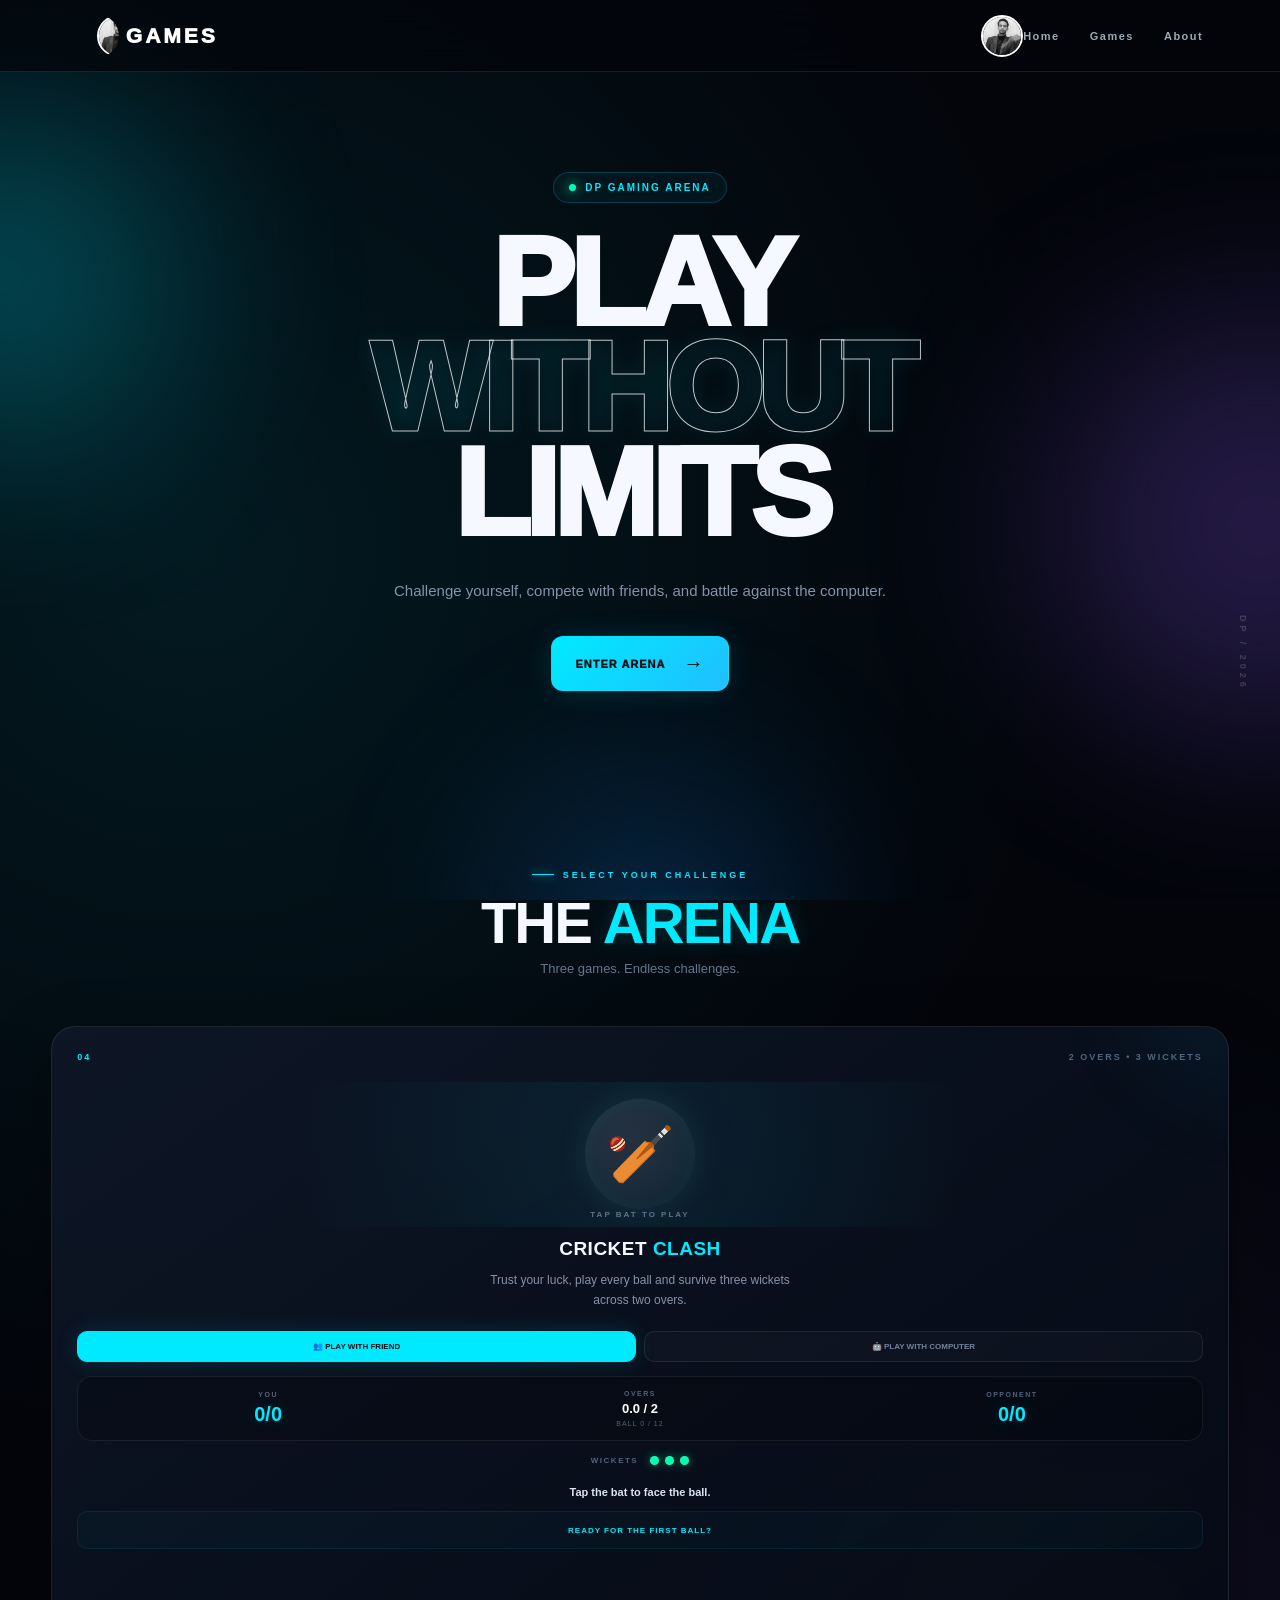
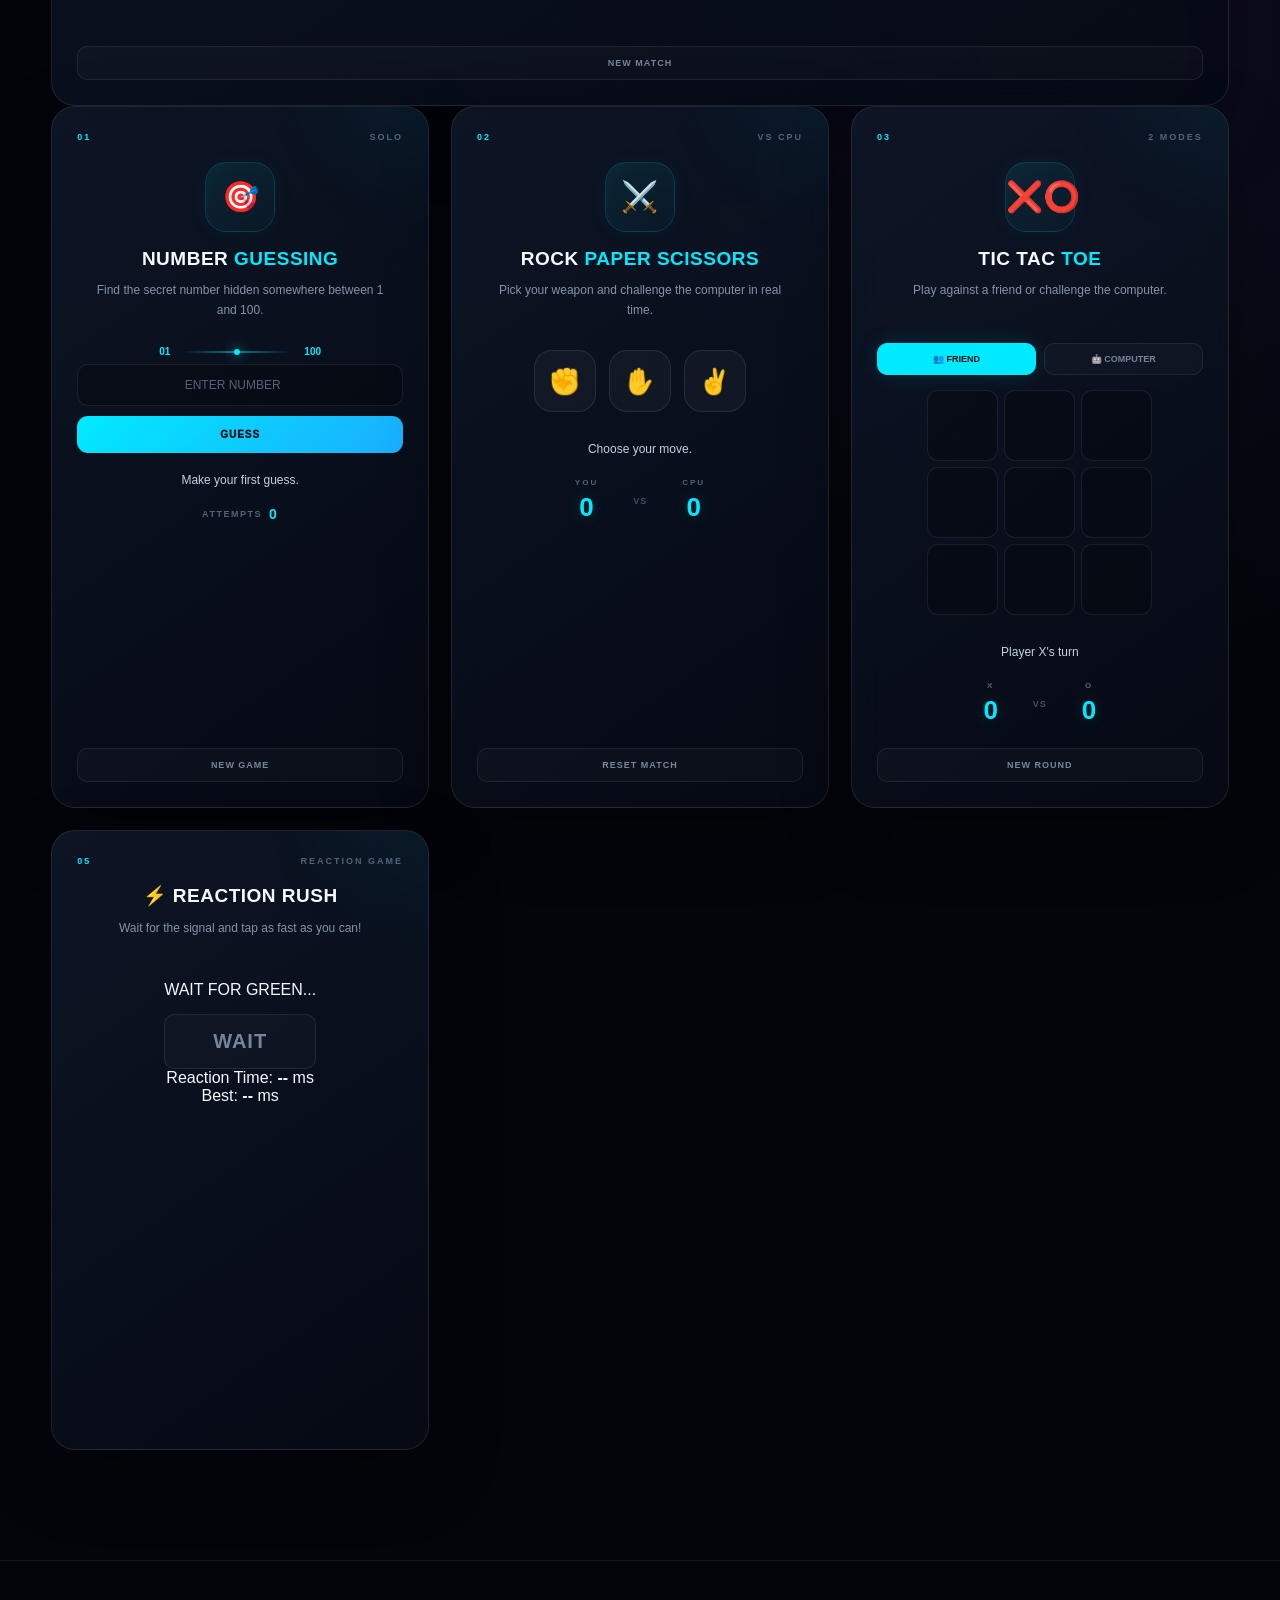
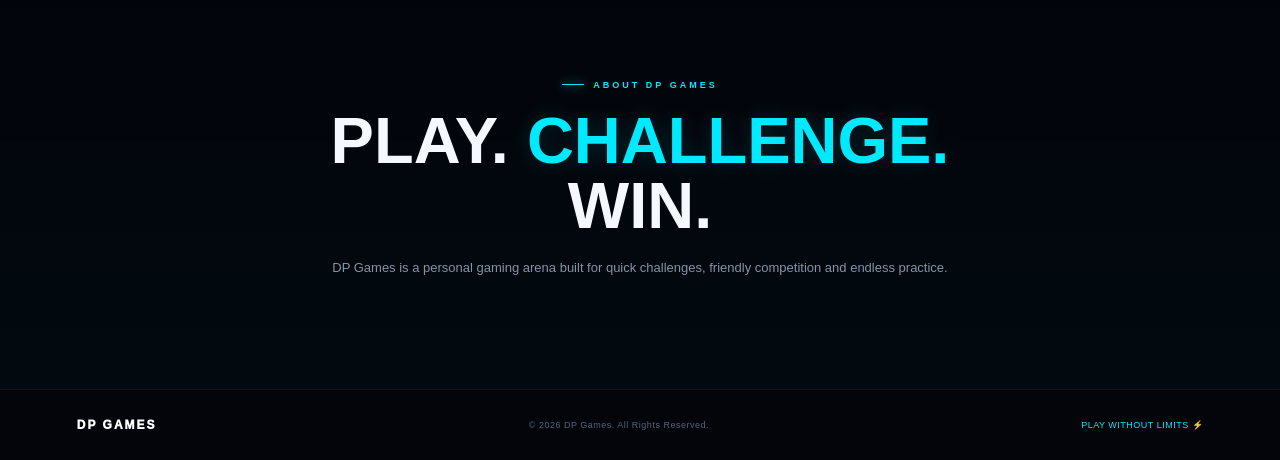
<file: index.html>
<!DOCTYPE html>
<html lang="en">

<head>
    <meta charset="UTF-8">
    <meta name="viewport" content="width=device-width, initial-scale=1.0">

    <title>DP Games — Play Without Limits </title>

    <link rel="stylesheet" href="style.css">
</head>

<body>

    <!-- =========================================
         BACKGROUND
    ========================================== -->

    <div class="background">
        <div class="glow glow-1"></div>
        <div class="glow glow-2"></div>
        <div class="glow glow-3"></div>

        <div class="grid-overlay"></div>
    </div>


    <!-- =========================================
         NAVBAR
    ========================================== -->

    <nav class="navbar">

        <a href="#home" class="brand">
        <span class="brand-dp">
            <img src="profile.jpg" class="profile-photo" alt="Profile">
</span>
            <span class="brand-games">GAMES</span>
        </a>

<img src="profile.jpg" class="profile-photo" alt="Profile">

<div class="nav-links">

            <a href="#home">Home</a>
            <a href="#games">Games</a>
            <a href="#about">About</a>

        </div>

    </nav>


    <!-- =========================================
         HERO
    ========================================== -->

    <header class="hero" id="home">

        <div class="hero-content">

            <div class="hero-badge">
                <span class="status-dot"></span>
                DP GAMING ARENA
            </div>

            <h1>
                PLAY
                <span>WITHOUT</span>
                LIMITS
            </h1>

            <p class="hero-description">
                Challenge yourself, compete with friends,
                and battle against the computer.
            </p>

            <a href="#games" class="hero-button">
                <span>ENTER ARENA</span>
                <strong>→</strong>
            </a>

        </div>

        <div class="hero-side-text">
            DP / 2026
        </div>

    </header>


    <!-- =========================================
         GAMES SECTION
    ========================================== -->

    <main id="games">

        <div class="section-heading">

            <div class="section-label">
                <span></span>
                SELECT YOUR CHALLENGE
            </div>

            <h2>
                THE <strong>ARENA</strong>
            </h2>

            <p>
                Three games. Endless challenges.
            </p>

        </div>

<!-- =========================================
     GAME 04 — CRICKET CLASH
========================================= -->

<article class="game-card cricket-card">

    <div class="card-header">

        <span class="game-number">
            04
        </span>

        <span class="game-type">
            2 OVERS • 3 WICKETS
        </span>

    </div>


    <div class="cricket-bat-area">

        <div class="cricket-ball-glow"></div>

        <button
            id="cricket-bat"
            class="cricket-bat"
            aria-label="Tap the bat to play"
        >
            🏏
        </button>

        <span class="bat-hint">
            TAP BAT TO PLAY
        </span>

    </div>


    <h3>
        CRICKET
        <span>CLASH</span>
    </h3>


    <p class="game-description">
        Trust your luck, play every ball and
        survive three wickets across two overs.
    </p>


    <!-- GAME MODE -->

    <div class="cricket-mode-selector">

        <button
            class="cricket-mode active"
            data-cricket-mode="friend"
        >
            👥 PLAY WITH FRIEND
        </button>

        <button
            class="cricket-mode"
            data-cricket-mode="computer"
        >
            🤖 PLAY WITH COMPUTER
        </button>

    </div>


    <!-- SCOREBOARD -->

    <div class="cricket-scoreboard">

        <div class="cricket-team">

            <span>
                YOU
            </span>

            <strong id="cricket-player-score">
                0/0
            </strong>

        </div>


        <div class="cricket-middle">

            <span>
                OVERS
            </span>

            <strong id="cricket-overs">
                0.0 / 2
            </strong>

            <small id="cricket-ball-count">
                BALL 0 / 12
            </small>

        </div>


        <div class="cricket-team">

            <span>
                OPPONENT
            </span>

            <strong id="cricket-opponent-score">
                0/0
            </strong>

        </div>

    </div>


    <!-- WICKETS -->

    <div class="cricket-wickets">

        <span>
            WICKETS
        </span>

        <div class="wicket-lights">

            <i class="wicket alive"></i>
            <i class="wicket alive"></i>
            <i class="wicket alive"></i>

        </div>

    </div>


    <!-- RESULT -->

    <div
        id="cricket-result"
        class="cricket-result"
    >
        Tap the bat to face the ball.
    </div>


    <!-- BALL EVENT -->

    <div
        id="cricket-event"
        class="cricket-event"
    >
        READY FOR THE FIRST BALL?
    </div>


    <!-- RESET -->

    <button
        id="cricket-reset"
        class="reset-button"
    >
        NEW MATCH
    </button>

</article>


    
        <div class="games-grid">


            <!-- =====================================
                 GAME 01 — NUMBER GUESSING
            ====================================== -->

            <article class="game-card">

                <div class="card-header">

                    <span class="game-number">
                        01
                    </span>

                    <span class="game-type">
                        SOLO
                    </span>

                </div>


                <div class="game-icon-wrapper">
                    <div class="game-icon">
                        🎯
                    </div>
                </div>


                <h3>
                    NUMBER
                    <span>GUESSING</span>
                </h3>

                <p class="game-description">
                    Find the secret number hidden
                    somewhere between 1 and 100.
                </p>


                <div class="number-range">

                    <span>01</span>

                    <div class="range-line">
                        <div class="range-dot"></div>
                    </div>

                    <span>100</span>

                </div>


                <div class="game-control">

                    <input
                        type="number"
                        id="guess-input"
                        placeholder="ENTER NUMBER"
                        min="1"
                        max="100"
                    >

                    <button
                        id="guess-button"
                        class="primary-button"
                    >
                        GUESS
                    </button>

                </div>


                <div
                    id="guess-message"
                    class="game-result"
                >
                    Make your first guess.
                </div>


                <div class="game-stat">

                    <span>
                        ATTEMPTS
                    </span>

                    <strong id="attempt-count">
                        0
                    </strong>

                </div>


                <button
                    id="guess-reset"
                    class="reset-button"
                >
                    NEW GAME
                </button>

            </article>


            <!-- =====================================
                 GAME 02 — ROCK PAPER SCISSORS
            ====================================== -->

            <article class="game-card">

                <div class="card-header">

                    <span class="game-number">
                        02
                    </span>

                    <span class="game-type">
                        VS CPU
                    </span>

                </div>


                <div class="game-icon-wrapper">
                    <div class="game-icon">
                        ⚔️
                    </div>
                </div>


                <h3>
                    ROCK
                    <span>PAPER SCISSORS</span>
                </h3>

                <p class="game-description">
                    Pick your weapon and challenge
                    the computer in real time.
                </p>


                <div class="rps-choices">

                    <button
                        class="rps-choice"
                        data-choice="rock"
                        aria-label="Rock"
                    >
                        ✊
                    </button>

                    <button
                        class="rps-choice"
                        data-choice="paper"
                        aria-label="Paper"
                    >
                        ✋
                    </button>

                    <button
                        class="rps-choice"
                        data-choice="scissors"
                        aria-label="Scissors"
                    >
                        ✌️
                    </button>

                </div>


                <div
                    id="rps-result"
                    class="game-result"
                >
                    Choose your move.
                </div>


                <div class="score-board">

                    <div class="score-item">

                        <span>YOU</span>

                        <strong id="player-score">
                            0
                        </strong>

                    </div>


                    <div class="versus">
                        VS
                    </div>


                    <div class="score-item">

                        <span>CPU</span>

                        <strong id="computer-score">
                            0
                        </strong>

                    </div>

                </div>


                <button
                    id="rps-reset"
                    class="reset-button"
                >
                    RESET MATCH
                </button>

            </article>


            <!-- =====================================
                 GAME 03 — TIC TAC TOE
            ====================================== -->

            <article class="game-card ttt-card">

                <div class="card-header">

                    <span class="game-number">
                        03
                    </span>

                    <span class="game-type">
                        2 MODES
                    </span>

                </div>


                <div class="game-icon-wrapper">
                    <div class="game-icon">
                        ❌⭕
                    </div>
                </div>


                <h3>
                    TIC TAC
                    <span>TOE</span>
                </h3>

                <p class="game-description">
                    Play against a friend or
                    challenge the computer.
                </p>


                <!-- MODE -->

                <div class="ttt-mode-selector">

                    <button
                        class="ttt-mode active"
                        data-mode="friend"
                    >
                        👥 FRIEND
                    </button>

                    <button
                        class="ttt-mode"
                        data-mode="computer"
                    >
                        🤖 COMPUTER
                    </button>

                </div>


                <!-- BOARD -->

                <div class="ttt-board">

                    <button
                        class="ttt-cell"
                        data-cell="0"
                    ></button>

                    <button
                        class="ttt-cell"
                        data-cell="1"
                    ></button>

                    <button
                        class="ttt-cell"
                        data-cell="2"
                    ></button>


                    <button
                        class="ttt-cell"
                        data-cell="3"
                    ></button>

                    <button
                        class="ttt-cell"
                        data-cell="4"
                    ></button>

                    <button
                        class="ttt-cell"
                        data-cell="5"
                    ></button>


                    <button
                        class="ttt-cell"
                        data-cell="6"
                    ></button>

                    <button
                        class="ttt-cell"
                        data-cell="7"
                    ></button>

                    <button
                        class="ttt-cell"
                        data-cell="8"
                    ></button>

                </div>


                <div
                    id="ttt-result"
                    class="game-result"
                >
                    Player X's turn
                </div>


                <div class="score-board">

                    <div class="score-item">

                        <span>X</span>

                        <strong id="x-score">
                            0
                        </strong>

                    </div>


                    <div class="versus">
                        VS
                    </div>


                    <div class="score-item">

                        <span>O</span>

                        <strong id="o-score">
                            0
                        </strong>

                    </div>

                </div>


                <button
                    id="ttt-reset"
                    class="reset-button"
                >
                    NEW ROUND
                </button>

            </article>
            <!-- GAME 05 - REACTION RUSH -->

<article class="game-card">

    <div class="card-header">
        <span class="game-number">05</span>
        <span class="game-type">REACTION GAME</span>
    </div>

    <h3>⚡ REACTION RUSH</h3>

    <p class="game-description">
        Wait for the signal and tap as fast as you can!
    </p>

    <div id="reaction-game"
         style="text-align:center; padding:20px;">

        <div id="reaction-status"
             style="margin-bottom:15px;">
            WAIT FOR GREEN...
        </div>

        <button id="reaction-button"
                class="reset-button"
                style="font-size:20px; padding:15px 30px;">
            WAIT
        </button>

        <p>
            Reaction Time:
            <strong id="reaction-time">--</strong> ms
        </p>

        <p>
            Best:
            <strong id="reaction-best">--</strong> ms
        </p>

    </div>

</article>

        </div>

    </main>


    <!-- =========================================
         ABOUT
    ========================================== -->

    <section
        class="about-section"
        id="about"
    >

        <div class="about-content">

            <div class="section-label">
                <span></span>
                ABOUT DP GAMES
            </div>

            <h2>
                PLAY.
                <strong>CHALLENGE.</strong>
                WIN.
            </h2>

            <p>
                DP Games is a personal gaming arena
                built for quick challenges, friendly
                competition and endless practice.
            </p>

        </div>

    </section>


    <!-- =========================================
         FOOTER
    ========================================== -->

    <footer>

        <div class="footer-brand">
            DP GAMES
        </div>

        <p>
            © 2026 DP Games. All Rights Reserved.
        </p>

        <span>
            PLAY WITHOUT LIMITS ⚡
        </span>

    </footer>


    <!-- =========================================
         JAVASCRIPT
    ========================================== -->

    <script src="./script.js"></script>

</body>

</html>
</file>
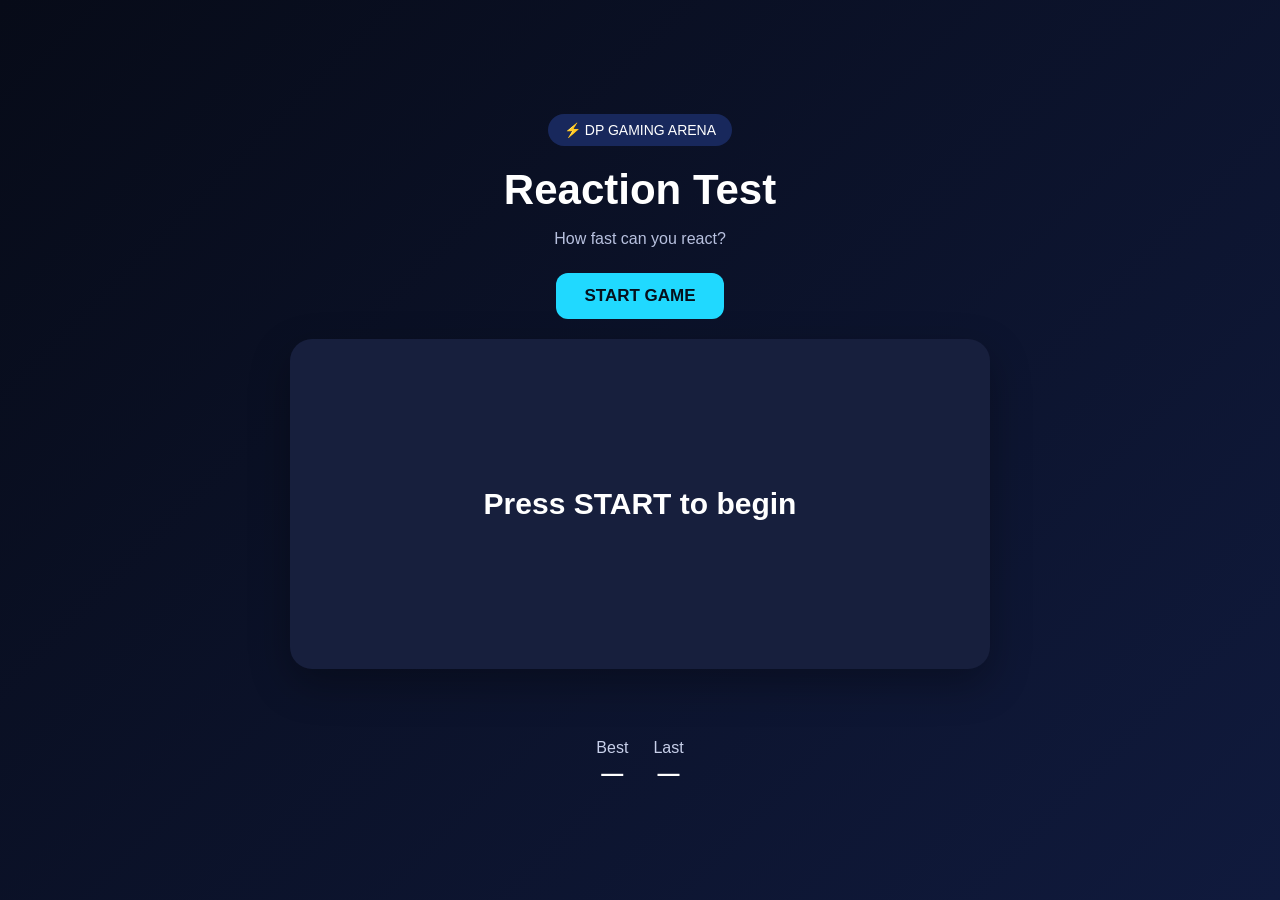
<file: reaction.html>
<!DOCTYPE html>
<html lang="en">
<head>
  <meta charset="UTF-8">
  <meta name="viewport" content="width=device-width, initial-scale=1.0">

  <title>Reaction Test - DP Games</title>

  <style>
    * {
      box-sizing: border-box;
    }

    body {
      margin: 0;
      min-height: 100vh;
      font-family: Arial, sans-serif;
      background: linear-gradient(135deg, #070b18, #101a3d);
      color: white;
      display: flex;
      justify-content: center;
      align-items: center;
      padding: 20px;
    }

    .game {
      width: 100%;
      max-width: 700px;
      text-align: center;
    }

    .badge {
      display: inline-block;
      padding: 8px 16px;
      border-radius: 30px;
      background: #18285c;
      font-size: 14px;
      margin-bottom: 10px;
    }

    h1 {
      font-size: 42px;
      margin: 10px 0;
    }

    .subtitle {
      color: #b8c1df;
      margin-bottom: 25px;
    }

    #start {
      border: none;
      padding: 13px 28px;
      border-radius: 12px;
      background: #20d9ff;
      color: #06101c;
      font-size: 17px;
      font-weight: bold;
      cursor: pointer;
      margin-bottom: 20px;
    }

    #start:hover {
      transform: scale(1.03);
    }

    #box {
      width: 100%;
      height: 330px;
      border-radius: 22px;
      background: #171f3d;
      display: flex;
      align-items: center;
      justify-content: center;
      font-size: 30px;
      font-weight: bold;
      cursor: pointer;
      user-select: none;
      transition: 0.15s;
      box-shadow: 0 15px 40px rgba(0, 0, 0, 0.3);
    }

    #box.ready {
      background: #19d879;
      color: #06140d;
    }

    #box.too-soon {
      background: #e53935;
    }

    #result {
      min-height: 35px;
      margin-top: 20px;
      font-size: 22px;
      font-weight: bold;
    }

    .stats {
      display: flex;
      justify-content: center;
      gap: 25px;
      margin-top: 15px;
      color: #c8d0ea;
    }

    .stat strong {
      display: block;
      color: white;
      font-size: 22px;
      margin-top: 4px;
    }

    @media (max-width: 600px) {
      h1 {
        font-size: 32px;
      }

      #box {
        height: 280px;
        font-size: 25px;
      }
    }
  </style>
</head>

<body>

  <main class="game">

    <div class="badge">⚡ DP GAMING ARENA</div>

    <h1>Reaction Test</h1>

    <p class="subtitle">
      How fast can you react?
    </p>

    <button id="start">START GAME</button>

    <div id="box">
      Press START to begin
    </div>

    <div id="result"></div>

    <div class="stats">
      <div class="stat">
        Best
        <strong id="best">—</strong>
      </div>

      <div class="stat">
        Last
        <strong id="last">—</strong>
      </div>
    </div>

  </main>

  <script>
    const startButton = document.getElementById("start");
    const box = document.getElementById("box");
    const result = document.getElementById("result");
    const bestDisplay = document.getElementById("best");
    const lastDisplay = document.getElementById("last");

    let startTime = null;
    let timer = null;
    let waiting = false;
    let gameStarted = false;

    let bestScore = localStorage.getItem("dpReactionBest");

    if (bestScore) {
      bestDisplay.textContent = bestScore + " ms";
    }

    startButton.addEventListener("click", function () {

      clearTimeout(timer);

      startTime = null;
      waiting = true;
      gameStarted = true;

      box.className = "";
      box.textContent = "WAIT...";
      result.textContent = "";

      startButton.textContent = "WAITING...";

      const delay = Math.floor(Math.random() * 3000) + 2000;

      timer = setTimeout(function () {

        box.className = "ready";
        box.textContent = "CLICK NOW!";

        startTime = performance.now();
        waiting = false;

        startButton.textContent = "PLAY AGAIN";

      }, delay);
    });

    box.addEventListener("click", function () {

      if (!gameStarted) {
        return;
      }

      if (waiting) {

        clearTimeout(timer);

        waiting = false;
        gameStarted = false;
        startTime = null;

        box.className = "too-soon";
        box.textContent = "TOO SOON!";

        result.textContent = "😅 Wait for the green signal.";

        startButton.textContent = "TRY AGAIN";

        return;
      }

      if (startTime !== null) {

        const reactionTime = Math.round(
          performance.now() - startTime
        );

        startTime = null;
        gameStarted = false;

        box.className = "";
        box.textContent = "GOOD JOB!";

        lastDisplay.textContent = reactionTime + " ms";

        if (!bestScore || reactionTime < Number(bestScore)) {

          bestScore = reactionTime;

          localStorage.setItem(
            "dpReactionBest",
            bestScore
          );

          bestDisplay.textContent = bestScore + " ms";

          result.textContent =
            "🏆 NEW BEST! " + reactionTime + " ms";

        } else {

          result.textContent =
            "⚡ Your reaction time: " + reactionTime + " ms";
        }

        startButton.textContent = "PLAY AGAIN";
      }
    });
  </script>

</body>
</html>
</file>
<file: style.css>
/* =========================================================
   DP GAMES — PREMIUM CINEMATIC GAMING UI
   ========================================================= */

:root {
    --bg: #03050b;
    --panel: rgba(10, 17, 30, 0.82);
    --panel-2: rgba(15, 24, 42, 0.72);

    --cyan: #00eaff;
    --blue: #1687ff;
    --purple: #8b5cf6;
    --pink: #ff4fd8;
    --green: #00ffb3;

    --text: #f5f9ff;
    --muted: #8493a8;
    --border: rgba(255, 255, 255, 0.09);

    --radius: 24px;
}


/* =========================================================
   RESET
   ========================================================= */

* {
    margin: 0;
    padding: 0;
    box-sizing: border-box;
}

html {
    scroll-behavior: smooth;
}

body {
    min-height: 100vh;

    font-family:
        Inter,
        Arial,
        Helvetica,
        sans-serif;

    color: var(--text);

    background:
        radial-gradient(
            circle at 15% 15%,
            rgba(0, 234, 255, 0.09),
            transparent 27%
        ),
        radial-gradient(
            circle at 85% 45%,
            rgba(139, 92, 246, 0.09),
            transparent 28%
        ),
        var(--bg);

    overflow-x: hidden;
}

button,
input {
    font: inherit;
}

button {
    cursor: pointer;
}

a {
    color: inherit;
    text-decoration: none;
}


/* =========================================================
   BACKGROUND
   ========================================================= */

.background {
    position: fixed;
    inset: 0;

    overflow: hidden;

    pointer-events: none;

    z-index: -10;
}

.grid-overlay {
    position: absolute;
    inset: 0;

    opacity: 0.18;

    background-image:
        linear-gradient(
            rgba(255, 255, 255, 0.035) 1px,
            transparent 1px
        ),
        linear-gradient(
            90deg,
            rgba(255, 255, 255, 0.035) 1px,
            transparent 1px
        );

    background-size: 55px 55px;

    mask-image:
        linear-gradient(
            to bottom,
            black,
            transparent 85%
        );
}

.glow {
    position: absolute;

    border-radius: 50%;

    filter: blur(100px);

    opacity: 0.25;

    animation:
        floatGlow 12s ease-in-out infinite alternate;
}

.glow-1 {
    width: 350px;
    height: 350px;

    background: var(--cyan);

    left: -170px;
    top: 100px;
}

.glow-2 {
    width: 420px;
    height: 420px;

    background: var(--purple);

    right: -190px;
    top: 35%;

    animation-delay: -4s;
}

.glow-3 {
    width: 280px;
    height: 280px;

    background: var(--blue);

    left: 40%;
    bottom: -170px;

    animation-delay: -7s;
}

@keyframes floatGlow {

    0% {
        transform: translate3d(0, 0, 0) scale(0.9);
    }

    50% {
        transform: translate3d(60px, -40px, 0) scale(1.08);
    }

    100% {
        transform: translate3d(-35px, 55px, 0) scale(0.95);
    }
}


/* =========================================================
   NAVBAR
   ========================================================= */

.navbar {
    width: 100%;

    min-height: 72px;

    padding: 0 6%;

    display: flex;
    align-items: center;

    position: sticky;
    top: 0;

    z-index: 100;

    background:
        rgba(3, 5, 11, 0.68);

    border-bottom:
        1px solid var(--border);

    backdrop-filter: blur(20px);
}

.brand {
    display: flex;
    align-items: center;
    gap: 7px;

    margin-right: auto;

    font-size: 21px;
    font-weight: 950;

    letter-spacing: 3px;
}

.brand-dp {
    color: var(--cyan);

    text-shadow:
        0 0 18px rgba(0, 234, 255, 0.55);
}

.brand-games {
    color: #ffffff;
}

.nav-links {
    display: flex;
    align-items: center;

    gap: 30px;
}

.nav-links a {
    position: relative;

    color: #9ba9bc;

    font-size: 11px;
    font-weight: 800;

    letter-spacing: 1.5px;

    transition: 0.25s ease;
}

.nav-links a::after {
    content: "";

    position: absolute;

    left: 0;
    right: 0;
    bottom: -8px;

    height: 2px;

    transform: scaleX(0);

    transform-origin: center;

    background: var(--cyan);

    box-shadow:
        0 0 10px var(--cyan);

    transition: 0.25s ease;
}

.nav-links a:hover {
    color: #ffffff;
}

.nav-links a:hover::after {
    transform: scaleX(1);
}


/* =========================================================
   HERO
   ========================================================= */

.hero {
    min-height: 680px;

    padding: 100px 6%;

    display: flex;
    align-items: center;
    justify-content: center;

    text-align: center;

    position: relative;
}

.hero-content {
    max-width: 900px;

    position: relative;
    z-index: 2;

    animation:
        heroEnter 0.9s ease both;
}

@keyframes heroEnter {

    from {
        opacity: 0;
        transform: translateY(25px);
    }

    to {
        opacity: 1;
        transform: translateY(0);
    }
}

.hero-badge {
    display: inline-flex;
    align-items: center;
    gap: 9px;

    padding: 9px 15px;

    margin-bottom: 27px;

    border:
        1px solid rgba(0, 234, 255, 0.2);

    border-radius: 999px;

    background:
        rgba(0, 234, 255, 0.045);

    color: var(--cyan);

    font-size: 10px;
    font-weight: 900;

    letter-spacing: 2px;

    box-shadow:
        inset 0 0 20px rgba(0, 234, 255, 0.025);

    animation:
        badgeGlow 2.5s ease-in-out infinite;
}

.status-dot {
    width: 7px;
    height: 7px;

    border-radius: 50%;

    background: var(--green);

    box-shadow:
        0 0 12px var(--green);

    animation:
        dotPulse 1.2s ease-in-out infinite;
}

@keyframes dotPulse {

    0%,
    100% {
        opacity: 0.5;
        transform: scale(0.8);
    }

    50% {
        opacity: 1;
        transform: scale(1.15);
    }
}

@keyframes badgeGlow {

    0%,
    100% {
        box-shadow:
            0 0 0 rgba(0, 234, 255, 0);
    }

    50% {
        box-shadow:
            0 0 30px rgba(0, 234, 255, 0.08);
    }
}

.hero h1 {
    font-size:
        clamp(58px, 10vw, 125px);

    line-height: 0.84;

    font-weight: 950;

    letter-spacing: -6px;

    text-transform: uppercase;
}

.hero h1 span {
    display: block;

    color: transparent;

    -webkit-text-stroke:
        1px rgba(255, 255, 255, 0.75);

    text-shadow:
        0 0 25px rgba(0, 234, 255, 0.08);
}

.hero-description {
    max-width: 620px;

    margin: 32px auto;

    color: var(--muted);

    font-size: 15px;

    line-height: 1.8;
}

.hero-button {
    display: inline-flex;
    align-items: center;
    gap: 18px;

    padding: 15px 23px;

    border:
        1px solid rgba(0, 234, 255, 0.45);

    border-radius: 12px;

    background:
        linear-gradient(
            135deg,
            var(--cyan),
            #20bfff
        );

    color: #001014;

    font-size: 11px;
    font-weight: 950;

    letter-spacing: 1px;

    box-shadow:
        0 0 30px rgba(0, 234, 255, 0.13);

    transition:
        transform 0.25s ease,
        box-shadow 0.25s ease;
}

.hero-button strong {
    font-size: 20px;

    transition: 0.25s ease;
}

.hero-button:hover {
    transform: translateY(-5px);

    box-shadow:
        0 15px 45px rgba(0, 234, 255, 0.25);
}

.hero-button:hover strong {
    transform: translateX(5px);
}

.hero-side-text {
    position: absolute;

    right: 2.5%;
    bottom: 100px;

    color: rgba(255, 255, 255, 0.18);

    font-size: 9px;
    font-weight: 900;

    letter-spacing: 4px;

    writing-mode: vertical-rl;
}


/* =========================================================
   SECTION HEADING
   ========================================================= */

#games {
    width: min(1320px, 92%);

    margin: auto;

    padding:
        70px 0
        110px;
}

.section-heading {
    text-align: center;

    margin-bottom: 50px;
}

.section-label {
    display: inline-flex;
    align-items: center;
    gap: 9px;

    color: var(--cyan);

    font-size: 9px;
    font-weight: 900;

    letter-spacing: 3px;
}

.section-label > span {
    width: 22px;
    height: 1px;

    background: var(--cyan);

    box-shadow:
        0 0 10px var(--cyan);
}

.section-heading h2 {
    margin: 14px 0 9px;

    font-size:
        clamp(35px, 5vw, 58px);

    line-height: 1;

    letter-spacing: -2px;
}

.section-heading h2 strong {
    color: var(--cyan);

    text-shadow:
        0 0 20px rgba(0, 234, 255, 0.18);
}

.section-heading p {
    color: #64758c;

    font-size: 13px;
}


/* =========================================================
   GAME GRID
   ========================================================= */

.games-grid {
    display: grid;

    grid-template-columns:
        repeat(3, minmax(0, 1fr));

    gap: 22px;
}


/* =========================================================
   GAME CARD
   ========================================================= */

.game-card {
    min-width: 0;
    min-height: 620px;

    padding: 25px;

    display: flex;
    flex-direction: column;
    align-items: center;

    position: relative;

    overflow: hidden;

    text-align: center;

    border:
        1px solid var(--border);

    border-radius: var(--radius);

    background:
        linear-gradient(
            145deg,
            rgba(15, 24, 41, 0.86),
            rgba(5, 10, 20, 0.92)
        );

    box-shadow:
        0 25px 70px rgba(0, 0, 0, 0.32);

    backdrop-filter: blur(18px);

    transition:
        transform 0.35s ease,
        border-color 0.35s ease,
        box-shadow 0.35s ease;
}

.game-card::before {
    content: "";

    position: absolute;

    width: 220px;
    height: 220px;

    top: -145px;
    right: -120px;

    border-radius: 50%;

    background: var(--cyan);

    filter: blur(55px);

    opacity: 0.045;

    transition: 0.5s ease;
}

.game-card:hover {
    transform: translateY(-9px);

    border-color:
        rgba(0, 234, 255, 0.25);

    box-shadow:
        0 35px 85px rgba(0, 0, 0, 0.45),
        0 0 30px rgba(0, 234, 255, 0.045);
}

.game-card:hover::before {
    transform: scale(1.8);

    opacity: 0.09;
}


/* =========================================================
   CARD HEADER
   ========================================================= */

.card-header {
    width: 100%;

    display: flex;
    justify-content: space-between;

    margin-bottom: 20px;
}

.game-number,
.game-type {
    color: #52637a;

    font-size: 9px;
    font-weight: 900;

    letter-spacing: 2px;
}

.game-number {
    color: var(--cyan);
}


/* =========================================================
   ICON
   ========================================================= */

.game-icon-wrapper {
    margin-bottom: 17px;
}

.game-icon {
    width: 70px;
    height: 70px;

    display: grid;
    place-items: center;

    border:
        1px solid rgba(0, 234, 255, 0.15);

    border-radius: 21px;

    background:
        linear-gradient(
            145deg,
            rgba(0, 234, 255, 0.09),
            rgba(0, 234, 255, 0.025)
        );

    font-size: 30px;

    box-shadow:
        inset 0 0 25px rgba(0, 234, 255, 0.025),
        0 0 25px rgba(0, 234, 255, 0.045);

    transition: 0.35s ease;
}

.game-card:hover .game-icon {
    transform:
        translateY(-5px)
        scale(1.05);

    box-shadow:
        0 0 35px rgba(0, 234, 255, 0.12);
}


/* =========================================================
   CARD TITLE
   ========================================================= */

.game-card h3 {
    font-size: 19px;

    line-height: 1.1;

    letter-spacing: 0.5px;

    margin-bottom: 12px;
}

.game-card h3 span {
    color: var(--cyan);
}

.game-description {
    min-height: 42px;

    max-width: 300px;

    color: var(--muted);

    font-size: 12px;

    line-height: 1.65;
}


/* =========================================================
   NUMBER GAME
   ========================================================= */

.number-range {
    width: 100%;

    display: flex;
    align-items: center;
    justify-content: center;

    gap: 12px;

    margin:
        23px 0
        7px;

    color: var(--cyan);

    font-size: 10px;
    font-weight: 900;
}

.range-line {
    width: 110px;
    height: 2px;

    position: relative;

    background:
        linear-gradient(
            90deg,
            transparent,
            rgba(0, 234, 255, 0.5),
            transparent
        );
}

.range-dot {
    position: absolute;

    width: 6px;
    height: 6px;

    left: 50%;
    top: 50%;

    border-radius: 50%;

    background: var(--cyan);

    transform:
        translate(-50%, -50%);

    box-shadow:
        0 0 12px var(--cyan);

    animation:
        rangeMove 2s ease-in-out infinite alternate;
}

@keyframes rangeMove {

    from {
        left: 20%;
    }

    to {
        left: 80%;
    }
}

.game-control {
    width: 100%;
}

#guess-input {
    width: 100%;

    padding: 13px 15px;

    border:
        1px solid rgba(255, 255, 255, 0.08);

    border-radius: 11px;

    outline: none;

    background:
        rgba(0, 0, 0, 0.25);

    color: #ffffff;

    text-align: center;

    font-size: 12px;

    transition: 0.25s ease;
}

#guess-input::placeholder {
    color: #52637a;
}

#guess-input:focus {
    border-color:
        rgba(0, 234, 255, 0.5);

    box-shadow:
        0 0 20px rgba(0, 234, 255, 0.08);
}


/* =========================================================
   BUTTONS
   ========================================================= */

.primary-button,
.reset-button {
    border: none;

    cursor: pointer;

    transition:
        transform 0.2s ease,
        box-shadow 0.2s ease,
        background 0.2s ease;
}

.primary-button {
    width: 100%;

    margin-top: 10px;

    padding: 13px;

    border-radius: 11px;

    background:
        linear-gradient(
            135deg,
            var(--cyan),
            #1aaeff
        );

    color: #001014;

    font-size: 10px;
    font-weight: 950;

    letter-spacing: 1px;
}

.primary-button:hover {
    transform: translateY(-3px);

    box-shadow:
        0 10px 30px rgba(0, 234, 255, 0.18);
}

.primary-button:active {
    transform: scale(0.97);
}

.reset-button {
    width: 100%;

    margin-top: auto;

    padding: 11px;

    border:
        1px solid rgba(255, 255, 255, 0.08);

    border-radius: 10px;

    background:
        rgba(255, 255, 255, 0.025);

    color: #75869c;

    font-size: 9px;
    font-weight: 900;

    letter-spacing: 1px;
}

.reset-button:hover {
    color: var(--cyan);

    border-color:
        rgba(0, 234, 255, 0.25);

    background:
        rgba(0, 234, 255, 0.045);
}


/* =========================================================
   RESULT
   ========================================================= */

.game-result {
    width: 100%;

    min-height: 53px;

    display: flex;
    align-items: center;
    justify-content: center;

    padding: 5px;

    color: #c4d1e2;

    font-size: 12px;

    line-height: 1.5;
}


/* =========================================================
   GAME STAT
   ========================================================= */

.game-stat {
    display: flex;
    align-items: center;
    gap: 7px;

    margin-bottom: 17px;

    color: #52637a;

    font-size: 9px;
    font-weight: 900;

    letter-spacing: 1.5px;
}

.game-stat strong {
    color: var(--cyan);

    font-size: 14px;
}


/* =========================================================
   RPS
   ========================================================= */

.rps-choices {
    display: flex;

    gap: 13px;

    margin:
        27px 0
        10px;
}

.rps-choice {
    width: 62px;
    height: 62px;

    display: grid;
    place-items: center;

    border:
        1px solid rgba(255, 255, 255, 0.09);

    border-radius: 18px;

    background:
        rgba(255, 255, 255, 0.035);

    font-size: 25px;

    transition:
        transform 0.25s ease,
        border-color 0.25s ease,
        background 0.25s ease,
        box-shadow 0.25s ease;
}

.rps-choice:hover {
    transform:
        translateY(-7px)
        scale(1.05);

    border-color:
        rgba(0, 234, 255, 0.45);

    background:
        rgba(0, 234, 255, 0.08);

    box-shadow:
        0 12px 30px rgba(0, 234, 255, 0.09);
}

.rps-choice:active {
    transform: scale(0.9);
}


/* =========================================================
   SCORE BOARD
   ========================================================= */

.score-board {
    width: 100%;

    display: flex;
    align-items: center;
    justify-content: center;

    gap: 35px;

    margin:
        3px 0
        22px;
}

.score-item {
    display: flex;
    flex-direction: column;

    align-items: center;

    gap: 5px;
}

.score-item span {
    color: #52637a;

    font-size: 8px;
    font-weight: 900;

    letter-spacing: 2px;
}

.score-item strong {
    color: var(--cyan);

    font-size: 26px;

    text-shadow:
        0 0 15px rgba(0, 234, 255, 0.2);
}

.versus {
    color: #3f5067;

    font-size: 9px;
    font-weight: 900;

    letter-spacing: 1px;
}


/* =========================================================
   TIC TAC TOE MODE
   ========================================================= */

.ttt-mode-selector {
    width: 100%;

    display: flex;

    gap: 8px;

    margin:
        20px 0
        15px;
}

.ttt-mode {
    flex: 1;

    padding: 10px 5px;

    border:
        1px solid rgba(255, 255, 255, 0.08);

    border-radius: 10px;

    background:
        rgba(255, 255, 255, 0.025);

    color: #71839a;

    font-size: 9px;
    font-weight: 900;

    cursor: pointer;

    transition: 0.25s ease;
}

.ttt-mode:hover {
    color: #ffffff;

    border-color:
        rgba(0, 234, 255, 0.25);
}

.ttt-mode.active {
    color: #001014;

    background:
        var(--cyan);

    border-color:
        var(--cyan);

    box-shadow:
        0 0 22px rgba(0, 234, 255, 0.13);
}


/* =========================================================
   TIC TAC TOE BOARD
   ========================================================= */

.ttt-board {
    width: 225px;
    height: 225px;

    display: grid;

    grid-template-columns:
        repeat(3, 1fr);

    gap: 6px;

    margin:
        0 auto
        10px;
}

.ttt-cell {
    border:
        1px solid rgba(255, 255, 255, 0.08);

    border-radius: 11px;

    background:
        rgba(0, 0, 0, 0.23);

    color: #ffffff;

    font-size: 30px;
    font-weight: 950;

    cursor: pointer;

    transition:
        transform 0.2s ease,
        background 0.2s ease,
        border-color 0.2s ease;
}

.ttt-cell:hover {
    transform: scale(1.035);

    background:
        rgba(0, 234, 255, 0.06);

    border-color:
        rgba(0, 234, 255, 0.35);
}

.ttt-cell.ttt-x {
    color: var(--cyan);

    text-shadow:
        0 0 18px rgba(0, 234, 255, 0.65);

    animation:
        symbolIn 0.22s ease;
}

.ttt-cell.ttt-o {
    color: var(--pink);

    text-shadow:
        0 0 18px rgba(255, 79, 216, 0.55);

    animation:
        symbolIn 0.22s ease;
}

@keyframes symbolIn {

    from {
        opacity: 0;
        transform: scale(0.3) rotate(-12deg);
    }

    to {
        opacity: 1;
        transform: scale(1) rotate(0);
    }
}

.ttt-cell.ttt-winning {
    color: var(--green);

    background:
        rgba(0, 255, 179, 0.1);

    border-color:
        rgba(0, 255, 179, 0.7);

    animation:
        winningCell 0.55s ease-in-out infinite alternate;
}

@keyframes winningCell {

    from {
        transform: scale(1);

        box-shadow:
            0 0 5px rgba(0, 255, 179, 0.1);
    }

    to {
        transform: scale(1.07);

        box-shadow:
            0 0 28px rgba(0, 255, 179, 0.28);
    }
}


/* =========================================================
   ABOUT
   ========================================================= */

.about-section {
    padding:
        110px 20px;

    text-align: center;

    border-top:
        1px solid rgba(255, 255, 255, 0.06);

    background:
        linear-gradient(
            to bottom,
            transparent,
            rgba(0, 234, 255, 0.025)
        );
}

.about-content {
    max-width: 720px;

    margin: auto;
}

.about-section h2 {
    margin:
        18px 0;

    font-size:
        clamp(35px, 6vw, 65px);

    line-height: 1;
}

.about-section h2 strong {
    color: var(--cyan);

    text-shadow:
        0 0 20px rgba(0, 234, 255, 0.15);
}

.about-section p {
    color: var(--muted);

    font-size: 13px;

    line-height: 1.8;
}


/* =========================================================
   FOOTER
   ========================================================= */

footer {
    padding:
        28px 6%;

    display: flex;
    align-items: center;
    justify-content: space-between;

    gap: 20px;

    border-top:
        1px solid rgba(255, 255, 255, 0.06);

    color: #52637a;

    font-size: 9px;

    letter-spacing: 0.5px;
}

.footer-brand {
    color: #ffffff;

    font-size: 12px;
    font-weight: 950;

    letter-spacing: 2px;
}

footer span {
    color: var(--cyan);
}


/* =========================================================
   TABLET
   ========================================================= */

@media (max-width: 1050px) {

    .games-grid {
        grid-template-columns:
            repeat(2, minmax(0, 1fr));
    }

    .game-card:last-child {
        grid-column: 1 / -1;

        width: min(520px, 100%);

        margin: auto;
    }
}


/* =========================================================
   MOBILE
   ========================================================= */

@media (max-width: 700px) {

    .navbar {
        padding:
            16px 5%;
    }

    .nav-links {
        gap: 16px;
    }

    .nav-links a {
        font-size: 9px;
    }

    .hero {
        min-height: 560px;

        padding:
            80px 18px;
    }

    .hero h1 {
        font-size: 58px;

        letter-spacing: -4px;
    }

    .hero-side-text {
        display: none;
    }

    #games {
        width: 91%;
    }

    .games-grid {
        grid-template-columns: 1fr;
    }

    .game-card:last-child {
        grid-column: auto;

        width: 100%;
    }

    .game-card {
        min-height: 600px;
    }
}


/* =========================================================
   SMALL MOBILE
   ========================================================= */

@media (max-width: 430px) {

    .navbar {
        flex-direction: column;

        gap: 13px;
    }

    .brand {
        margin-right: 0;
    }

    .hero {
        min-height: 510px;
    }

    .hero h1 {
        font-size: 48px;
    }

    .hero-description {
        font-size: 13px;
    }

    .games-grid {
        gap: 18px;
    }

    .game-card {
        padding: 22px 17px;
    }

    .ttt-mode-selector {
        flex-direction: column;
    }

    .ttt-board {
        width: 210px;
        height: 210px;
    }

    footer {
        flex-direction: column;

        text-align: center;
    }
}
/* =========================================
   TIC TAC TOE - CLICK FIX
   ========================================= */

.ttt-board {
    position: relative;
    z-index: 50;
    pointer-events: auto;
}

.ttt-board button {
    position: relative;
    z-index: 51;
    pointer-events: auto !important;
    cursor: pointer;
}
/* TTT CLICK FIX */
.ttt-board {
    position: relative;
    z-index: 10;
}

.ttt-cell {
    position: relative;
    z-index: 20;
    pointer-events: auto !important;
    cursor: pointer;
}
/* =========================================================
   DP GAMES — CRICKET CLASH
   PREMIUM STADIUM UI
   ========================================================= */

.cricket-card {
    min-height: 680px;
}


/* BAT AREA */

.cricket-bat-area {
    width: 100%;
    height: 145px;

    position: relative;

    display: flex;
    align-items: center;
    justify-content: center;

    margin-bottom: 12px;

    overflow: hidden;

    border-radius: 20px;

    background:
        radial-gradient(
            circle,
            rgba(0, 234, 255, 0.08),
            transparent 60%
        );
}

.cricket-ball-glow {
    position: absolute;

    width: 85px;
    height: 85px;

    border-radius: 50%;

    background: #ff315c;

    filter: blur(35px);

    opacity: 0.12;

    animation:
        cricketGlow 2s ease-in-out infinite alternate;
}

@keyframes cricketGlow {

    from {
        transform: scale(0.8);
        opacity: 0.08;
    }

    to {
        transform: scale(1.25);
        opacity: 0.18;
    }
}


/* BAT */

.cricket-bat {
    position: relative;
    z-index: 3;

    width: 110px;
    height: 110px;

    display: grid;
    place-items: center;

    border: 0;

    border-radius: 50%;

    background:
        linear-gradient(
            145deg,
            rgba(255, 255, 255, 0.09),
            rgba(0, 234, 255, 0.035)
        );

    box-shadow:
        inset 0 0 25px rgba(0, 234, 255, 0.04),
        0 0 35px rgba(0, 234, 255, 0.08);

    font-size: 55px;

    cursor: pointer;

    transition:
        transform 0.2s ease,
        box-shadow 0.2s ease;
}

.cricket-bat:hover {
    transform:
        scale(1.08)
        rotate(-7deg);

    box-shadow:
        0 0 45px rgba(0, 234, 255, 0.18);
}

.cricket-bat:active {
    transform:
        scale(0.88)
        rotate(12deg);
}


/* BAT HINT */

.bat-hint {
    position: absolute;

    bottom: 8px;

    color: #60738a;

    font-size: 8px;
    font-weight: 900;

    letter-spacing: 2px;

    animation:
        hintPulse 1.5s ease-in-out infinite;
}

@keyframes hintPulse {

    0%,
    100% {
        opacity: 0.45;
    }

    50% {
        opacity: 1;
    }
}


/* MODE SELECTOR */

.cricket-mode-selector {
    width: 100%;

    display: flex;

    gap: 8px;

    margin:
        18px 0
        14px;
}

.cricket-mode {
    flex: 1;

    padding: 10px 5px;

    border:
        1px solid rgba(255, 255, 255, 0.08);

    border-radius: 10px;

    background:
        rgba(255, 255, 255, 0.025);

    color: #71839a;

    font-size: 8px;
    font-weight: 900;

    cursor: pointer;

    transition: 0.25s ease;
}

.cricket-mode:hover {
    color: white;

    border-color:
        rgba(0, 234, 255, 0.3);
}

.cricket-mode.active {
    color: #001014;

    background:
        var(--cyan);

    border-color:
        var(--cyan);

    box-shadow:
        0 0 22px rgba(0, 234, 255, 0.14);
}


/* SCOREBOARD */

.cricket-scoreboard {
    width: 100%;

    display: grid;

    grid-template-columns:
        1fr 1fr 1fr;

    align-items: center;

    gap: 8px;

    padding: 13px 8px;

    border:
        1px solid rgba(255, 255, 255, 0.07);

    border-radius: 15px;

    background:
        rgba(0, 0, 0, 0.2);
}

.cricket-team {
    display: flex;

    flex-direction: column;

    align-items: center;

    gap: 5px;
}

.cricket-team span,
.cricket-middle span {
    color: #52637a;

    font-size: 7px;
    font-weight: 900;

    letter-spacing: 1.5px;
}

.cricket-team strong {
    color: var(--cyan);

    font-size: 20px;

    text-shadow:
        0 0 15px rgba(0, 234, 255, 0.2);
}

.cricket-middle {
    display: flex;

    flex-direction: column;

    align-items: center;

    gap: 4px;
}

.cricket-middle strong {
    color: #ffffff;

    font-size: 13px;
}

.cricket-middle small {
    color: #516177;

    font-size: 7px;

    letter-spacing: 1px;
}


/* WICKETS */

.cricket-wickets {
    display: flex;

    align-items: center;

    gap: 12px;

    margin: 15px 0 3px;

    color: #52637a;

    font-size: 8px;
    font-weight: 900;

    letter-spacing: 1.5px;
}

.wicket-lights {
    display: flex;

    gap: 6px;
}

.wicket {
    width: 9px;
    height: 9px;

    display: block;

    border-radius: 50%;

    background:
        #263348;

    border:
        1px solid rgba(255, 255, 255, 0.08);
}

.wicket.alive {
    background: var(--green);

    box-shadow:
        0 0 10px rgba(0, 255, 179, 0.45);
}


/* RESULT */

.cricket-result {
    width: 100%;

    min-height: 38px;

    display: flex;

    align-items: center;
    justify-content: center;

    margin-top: 5px;

    color: #d9e5f3;

    font-size: 11px;
    font-weight: 800;

    text-align: center;
}


/* EVENT */

.cricket-event {
    width: 100%;

    min-height: 38px;

    display: flex;

    align-items: center;
    justify-content: center;

    padding: 8px;

    margin-bottom: 12px;

    border:
        1px solid rgba(0, 234, 255, 0.08);

    border-radius: 10px;

    background:
        rgba(0, 234, 255, 0.025);

    color: var(--cyan);

    font-size: 8px;
    font-weight: 900;

    letter-spacing: 1px;
}


/* RESPONSIVE */

@media (max-width: 700px) {

    .cricket-card {
        min-height: 650px;
    }

    .cricket-bat-area {
        height: 130px;
    }

    .cricket-bat {
        width: 95px;
        height: 95px;

        font-size: 48px;
    }
}

@media (max-width: 430px) {

    .cricket-mode-selector {
        flex-direction: column;
    }

    .cricket-scoreboard {
        padding: 11px 5px;
    }

    .cricket-team strong {
        font-size: 18px;
    }
}
/* =========================================================
   CRICKET CLASH — NEXT GEN ANIMATIONS
   ========================================================= */

.cricket-bat {
    transform-origin: 50% 75%;
    will-change: transform;
}

.cricket-bat.bat-hit {
    animation: batSmash 0.48s cubic-bezier(.2,.8,.2,1);
}

@keyframes batSmash {
    0% {
        transform: scale(1) rotate(0deg);
    }

    25% {
        transform: scale(1.16) rotate(-18deg);
    }

    55% {
        transform: scale(1.08) rotate(16deg);
    }

    100% {
        transform: scale(1) rotate(0deg);
    }
}


/* BALL IMPACT RING */

.cricket-bat::after {
    content: "";
    position: absolute;

    width: 18px;
    height: 18px;

    border-radius: 50%;

    border: 2px solid transparent;

    opacity: 0;
}

.cricket-bat.bat-hit::after {
    animation: impactRing 0.6s ease-out;
}

@keyframes impactRing {
    0% {
        width: 18px;
        height: 18px;
        opacity: 0.9;
        border-color: var(--cyan);
    }

    100% {
        width: 130px;
        height: 130px;
        opacity: 0;
        border-color: var(--cyan);
    }
}


/* RESULT POP */

.cricket-result {
    transition:
        transform 0.25s ease,
        opacity 0.25s ease;
}

.cricket-result.event-pop {
    animation: resultPop 0.45s ease;
}

@keyframes resultPop {
    0% {
        transform: scale(0.8);
        opacity: 0;
    }

    60% {
        transform: scale(1.08);
        opacity: 1;
    }

    100% {
        transform: scale(1);
        opacity: 1;
    }
}


/* FOUR / SIX GLOW */

.cricket-card.boundary-hit {
    animation: boundaryFlash 0.65s ease;
}

@keyframes boundaryFlash {
    0% {
        box-shadow:
            0 0 0 rgba(0, 234, 255, 0);
    }

    35% {
        box-shadow:
            0 0 45px rgba(0, 234, 255, 0.25);
    }

    100% {
        box-shadow:
            0 0 0 rgba(0, 234, 255, 0);
    }
}


/* WICKET ALERT */

.cricket-card.wicket-hit {
    animation: wicketShake 0.5s ease;
}

@keyframes wicketShake {
    0%,
    100% {
        transform: translateX(0);
    }

    20% {
        transform: translateX(-5px);
    }

    40% {
        transform: translateX(5px);
    }

    60% {
        transform: translateX(-4px);
    }

    80% {
        transform: translateX(3px);
    }
}


/* WICKET LIGHT */

.wicket:not(.alive) {
    animation: wicketFall 0.45s ease;
}

@keyframes wicketFall {
    0% {
        transform: scale(1);
    }

    45% {
        transform: scale(1.5);
    }

    100% {
        transform: scale(1);
    }
}


/* MODE BUTTON MICRO ANIMATION */

.cricket-mode {
    transform: translateY(0);
}

.cricket-mode:active {
    transform: translateY(2px) scale(0.98);
}


/* NEW MATCH */

#cricket-reset {
    transition:
        transform 0.2s ease,
        box-shadow 0.2s ease;
}

#cricket-reset:hover {
    transform: translateY(-2px);
}

#cricket-reset:active {
    transform: scale(0.97);
}


/* BAT HOVER */

.cricket-bat:hover {
    animation:
        batFloat 1.8s ease-in-out infinite;
}

@keyframes batFloat {
    0%,
    100% {
        transform:
            translateY(0)
            rotate(0deg);
    }

    50% {
        transform:
            translateY(-6px)
            rotate(-5deg);
    }
}


/* MOBILE */

@media (max-width: 500px) {

    .cricket-bat:active {
        transform:
            scale(0.9)
            rotate(14deg);
    }

}
/* =========================================
   🏍️ NEXT-GEN INDIA BIKE RACE
   ========================================= */

.bike-race-card {
    position: relative;
    overflow: hidden;
    padding: 24px;
    border-radius: 22px;
    background:
        linear-gradient(145deg, rgba(15,15,20,.98), rgba(35,20,10,.96));
    border: 1px solid rgba(255,153,0,.35);
    box-shadow:
        0 0 25px rgba(255,120,0,.12),
        inset 0 0 30px rgba(255,255,255,.025);
}

/* Race Header */
.bike-race-header {
    display: flex;
    justify-content: space-between;
    align-items: center;
    gap: 15px;
    margin-bottom: 18px;
}

.bike-race-title {
    margin: 0;
    font-size: 1.35rem;
    letter-spacing: 1px;
}

.bike-race-subtitle {
    margin: 5px 0 0;
    opacity: .65;
    font-size: .85rem;
}

/* Coins */
.bike-coins {
    display: inline-flex;
    align-items: center;
    gap: 7px;
    padding: 9px 14px;
    border-radius: 30px;
    background: rgba(255,184,0,.1);
    border: 1px solid rgba(255,184,0,.35);
    color: #ffd54a;
    font-weight: 700;
    box-shadow: 0 0 15px rgba(255,184,0,.12);
}

/* Race Track */
.bike-track {
    position: relative;
    height: 250px;
    overflow: hidden;
    border-radius: 18px;
    background:
        linear-gradient(
            90deg,
            #171717 0%,
            #292929 48%,
            #171717 100%
        );
    border: 2px solid rgba(255,255,255,.08);
    box-shadow: inset 0 0 35px rgba(0,0,0,.7);
}

/* Road Lines */
.bike-track::before {
    content: "";
    position: absolute;
    inset: 0;
    background:
        repeating-linear-gradient(
            90deg,
            transparent 0 55px,
            rgba(255,255,255,.65) 55px 70px,
            transparent 70px 125px
        );
    opacity: .18;
    animation: roadMove .8s linear infinite;
}

@keyframes roadMove {
    from {
        transform: translateX(0);
    }

    to {
        transform: translateX(-125px);
    }
}

/* India Road Border */
.bike-track::after {
    content: "🇮🇳  INDIA RIDE";
    position: absolute;
    top: 12px;
    left: 15px;
    padding: 5px 10px;
    border-radius: 8px;
    background: rgba(0,0,0,.45);
    color: #fff;
    font-size: .7rem;
    letter-spacing: 1px;
}

/* Bike */
.player-bike {
    position: absolute;
    left: 12%;
    bottom: 28px;
    z-index: 5;
    font-size: 4rem;
    filter:
        drop-shadow(0 8px 8px rgba(0,0,0,.8))
        drop-shadow(0 0 12px rgba(255,120,0,.35));
    animation: bikeBounce .35s ease-in-out infinite alternate;
}

@keyframes bikeBounce {
    from {
        transform: translateY(0) rotate(-1deg);
    }

    to {
        transform: translateY(-3px) rotate(1deg);
    }
}

/* Coins on Track */
.race-coin {
    position: absolute;
    z-index: 4;
    font-size: 1.8rem;
    filter: drop-shadow(0 0 10px rgba(255,200,0,.8));
    animation: coinFloat 1s ease-in-out infinite alternate;
}

@keyframes coinFloat {
    from {
        transform: translateY(0) scale(1);
    }

    to {
        transform: translateY(-7px) scale(1.08);
    }
}

/* Speed HUD */
.bike-hud {
    position: absolute;
    right: 14px;
    bottom: 14px;
    z-index: 6;
    display: flex;
    gap: 8px;
}

.bike-hud span {
    padding: 7px 10px;
    border-radius: 8px;
    background: rgba(0,0,0,.65);
    border: 1px solid rgba(255,255,255,.12);
    font-size: .72rem;
    font-weight: 700;
}

/* Buttons */
.bike-controls {
    display: flex;
    flex-wrap: wrap;
    gap: 10px;
    margin-top: 16px;
}

.bike-controls button {
    flex: 1;
    min-width: 120px;
    padding: 12px 16px;
    border: 1px solid rgba(255,153,0,.3);
    border-radius: 12px;
    background: linear-gradient(
        135deg,
        rgba(255,123,0,.18),
        rgba(255,60,0,.08)
    );
    color: #fff;
    font-weight: 700;
    cursor: pointer;
    transition: .25s ease;
}

.bike-controls button:hover {
    transform: translateY(-2px);
    border-color: rgba(255,180,0,.7);
    box-shadow: 0 0 18px rgba(255,120,0,.25);
}

/* Bike Shop */
.bike-shop {
    display: grid;
    grid-template-columns: repeat(3, 1fr);
    gap: 12px;
    margin-top: 18px;
}

.bike-option {
    padding: 15px;
    text-align: center;
    border-radius: 15px;
    background: rgba(255,255,255,.035);
    border: 1px solid rgba(255,255,255,.08);
    transition: .25s ease;
}

.bike-option:hover {
    transform: translateY(-3px);
    border-color: rgba(255,153,0,.45);
}

.bike-option .bike-icon {
    font-size: 2.5rem;
    display: block;
    margin-bottom: 8px;
}

.bike-option h4 {
    margin: 5px 0;
}

.bike-option p {
    margin: 4px 0 10px;
    opacity: .65;
    font-size: .78rem;
}

.bike-option button {
    width: 100%;
    padding: 9px;
    border: 0;
    border-radius: 9px;
    cursor: pointer;
    font-weight: 700;
}

/* Upgrade Stats */
.bike-stats {
    display: grid;
    gap: 8px;
    margin-top: 15px;
}

.bike-stat {
    display: flex;
    justify-content: space-between;
    align-items: center;
    padding: 9px 12px;
    border-radius: 10px;
    background: rgba(255,255,255,.035);
}

.bike-stat-bar {
    width: 45%;
    height: 6px;
    overflow: hidden;
    border-radius: 10px;
    background: rgba(255,255,255,.1);
}

.bike-stat-bar span {
    display: block;
    height: 100%;
    width: 70%;
    border-radius: inherit;
    background: linear-gradient(90deg, #ff6a00, #ffd000);
}

/* Mobile */
@media (max-width: 600px) {
    .bike-race-card {
        padding: 15px;
    }

    .bike-track {
        height: 210px;
    }

    .player-bike {
        font-size: 3.2rem;
        left: 8%;
    }

    .bike-shop {
        grid-template-columns: 1fr;
    }

    .bike-race-header {
        align-items: flex-start;
        flex-direction: column;
    }
}
.profile-photo {
    width: 42px;
    height: 42px;
    border-radius: 50%;
    object-fit: cover;
    margin-left: 20px;
    border: 2px solid #ffffff;
}
.brand-dp {
    width: 42px;
    height: 42px;
    border-radius: 50%;
    overflow: hidden;
    display: inline-block;
}

.brand-dp img {
    width: 100%;
    height: 100%;
    object-fit: cover;
    display: block;
}
</file>
